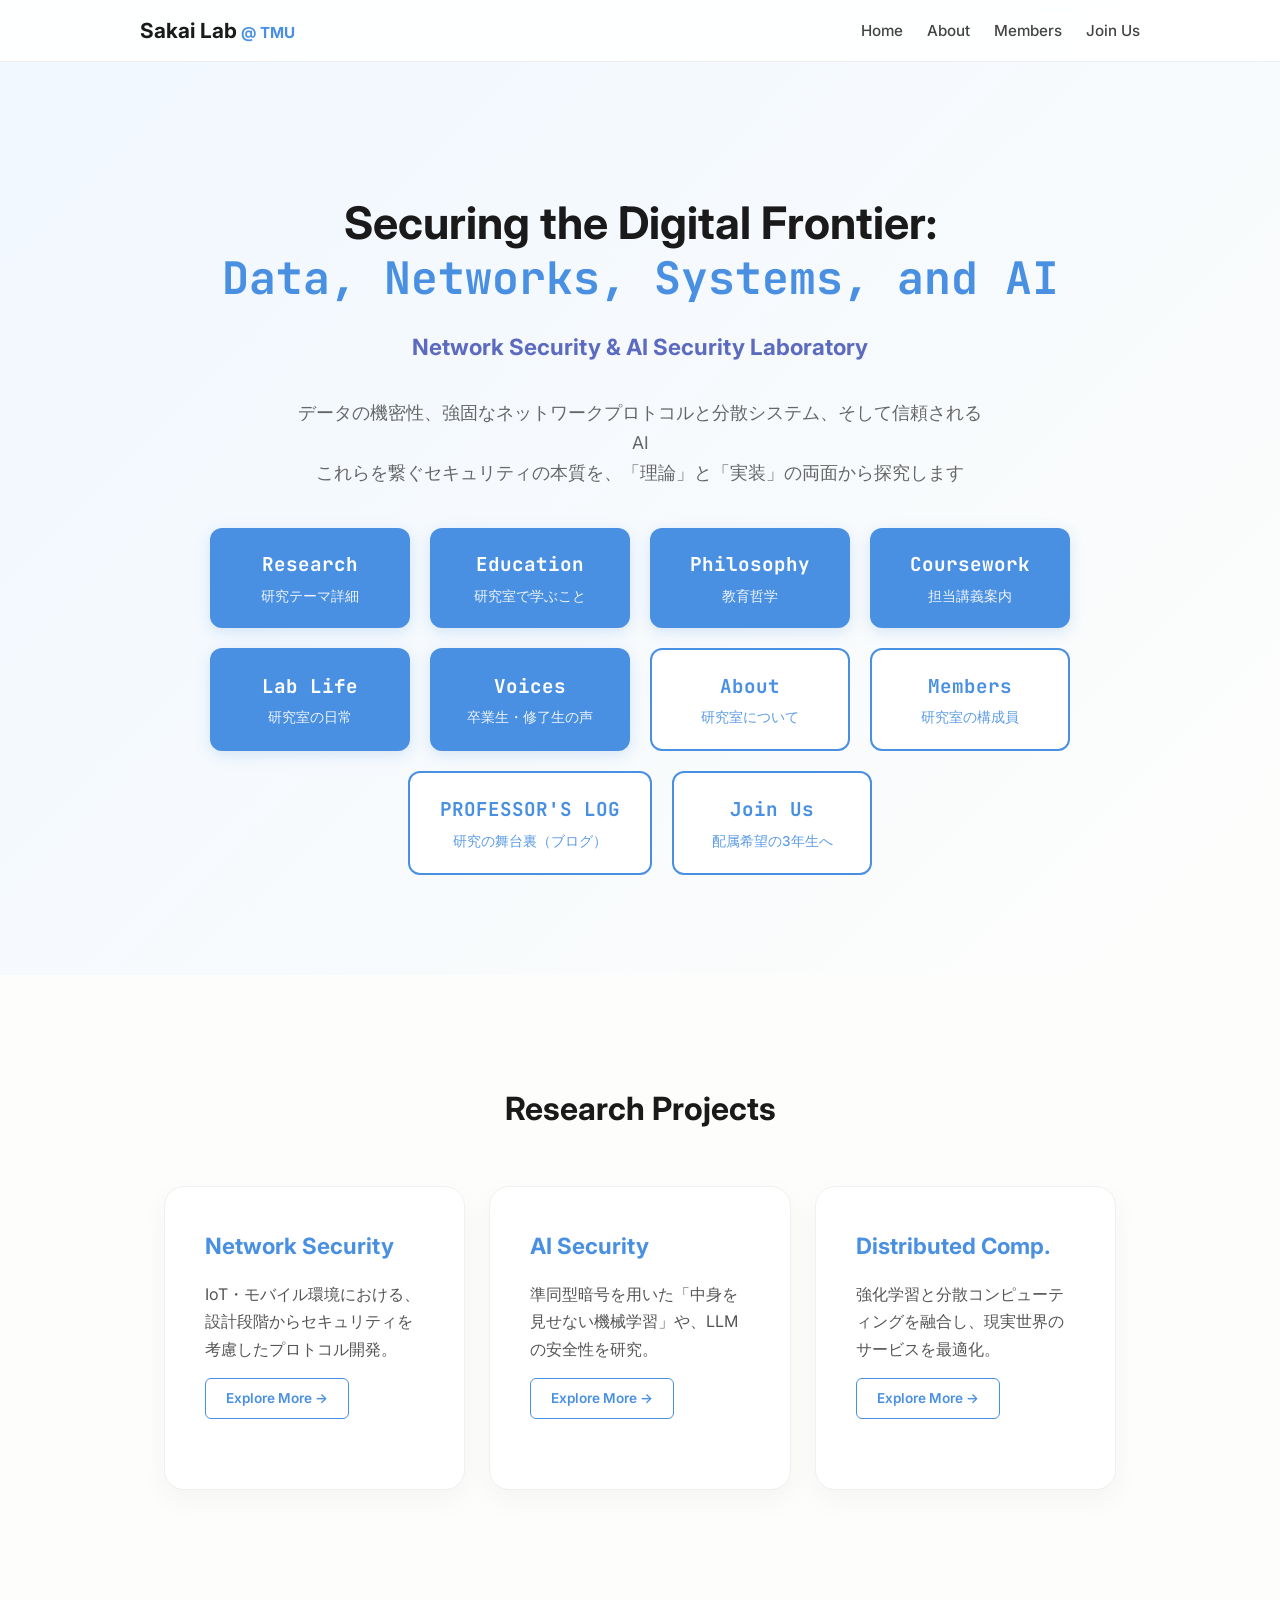
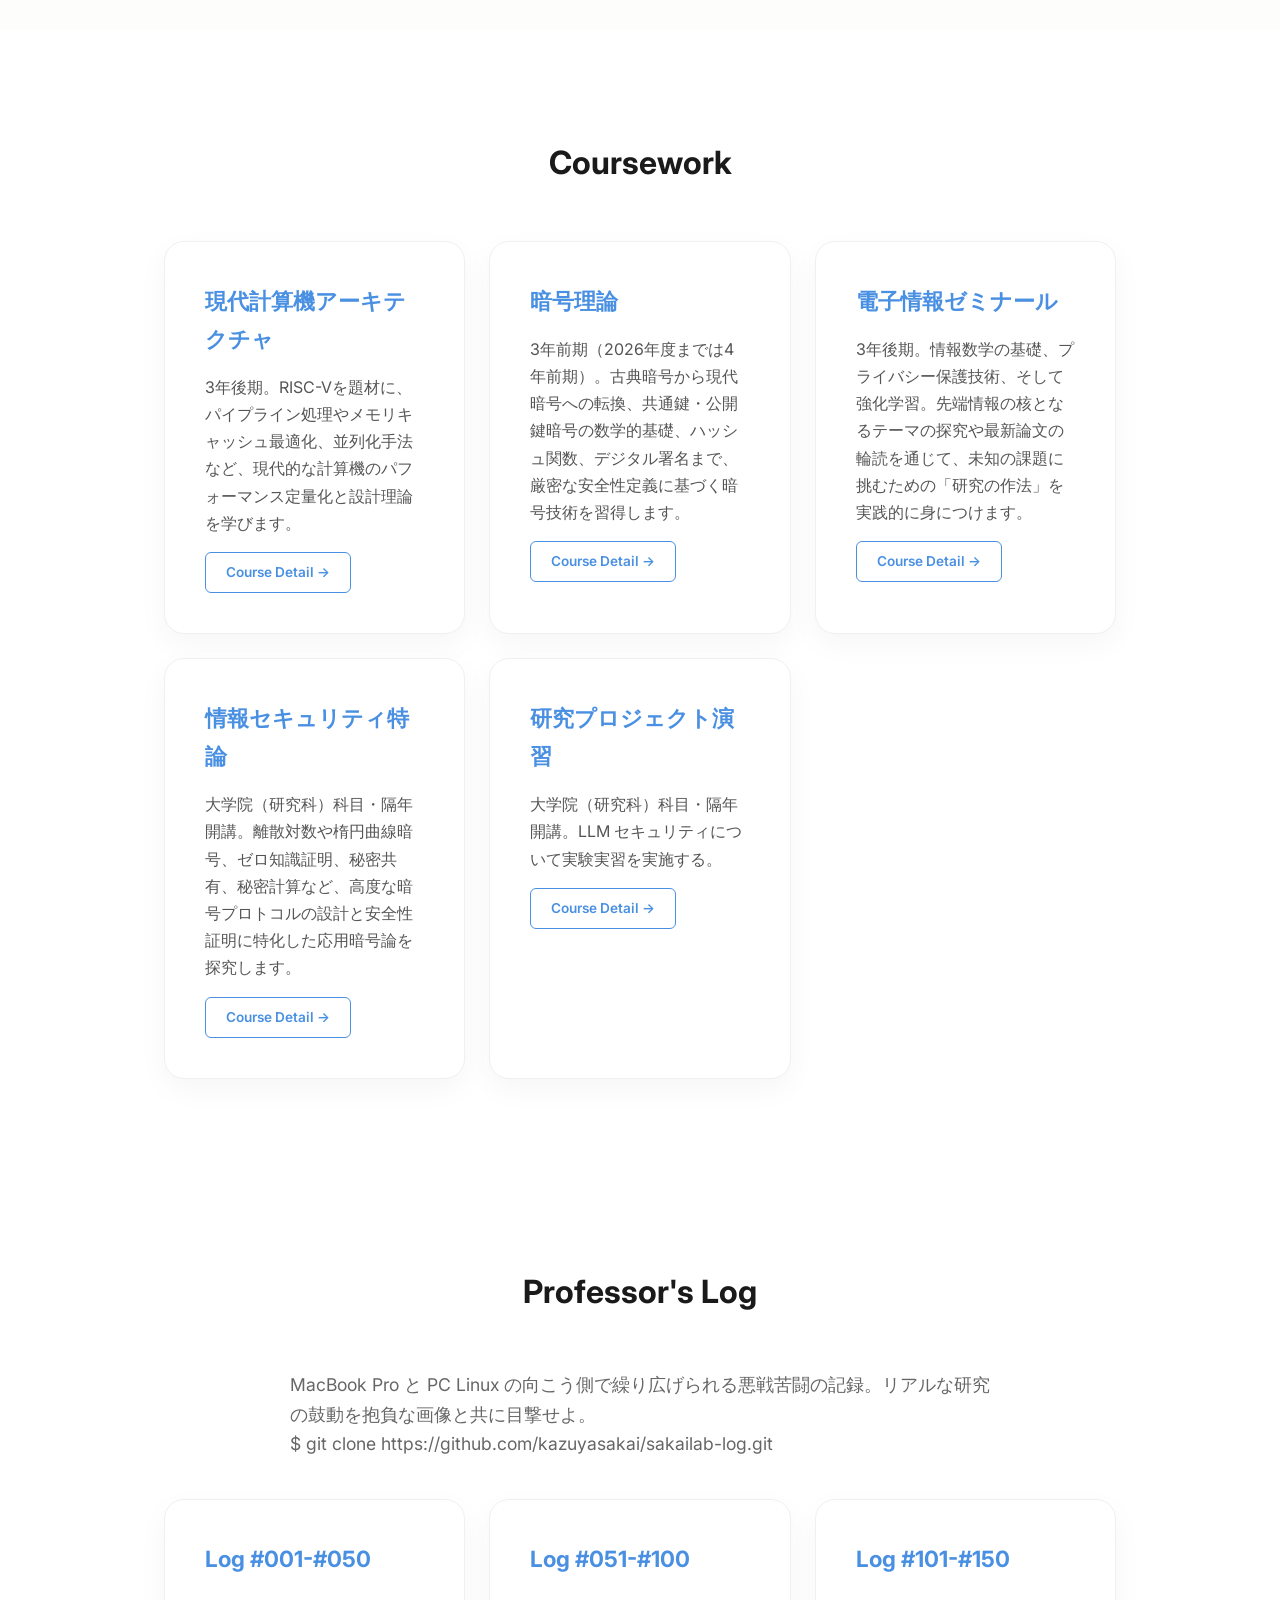
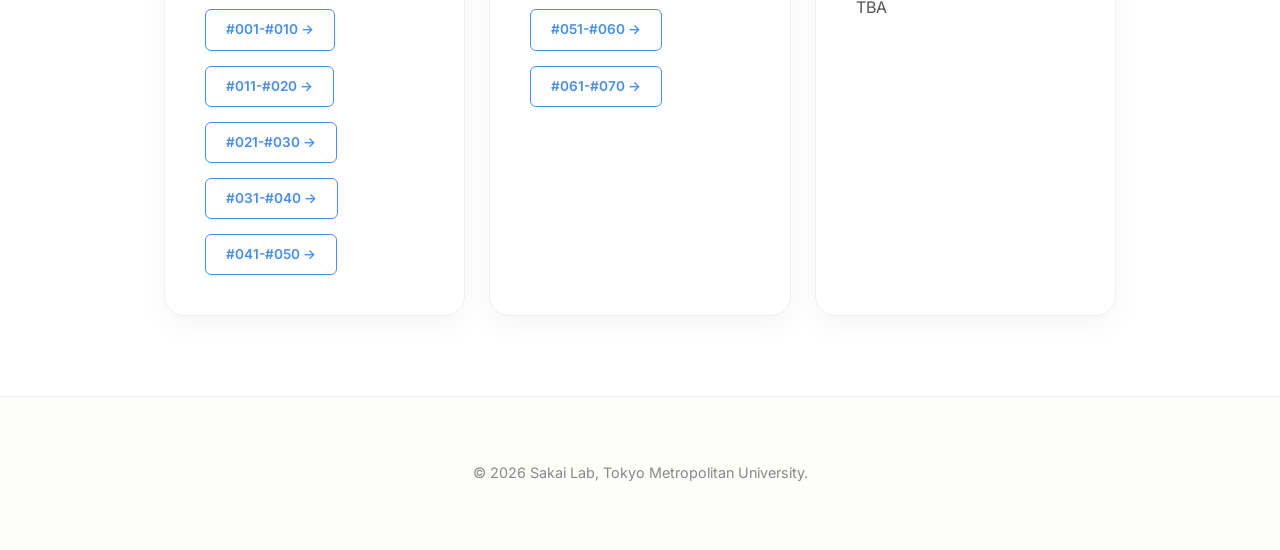
<file: index.html>
<!DOCTYPE html>
<html lang="ja">
<head>
    <meta charset="UTF-8">
    <meta name="viewport" content="width=device-width, initial-scale=1.0">
    <title>Sakai Lab | Tokyo Metropolitan University</title>
    <link href="https://fonts.googleapis.com/css2?family=Inter:wght@400;700&family=JetBrains+Mono&display=swap" rel="stylesheet">
    <link rel="stylesheet" href="style.css">
	<style>
		/* 研究紹介リンクをボタン化 */
		.research-btn {
		    display: inline-block;
		    margin-top: 15px;
		    padding: 8px 20px;
		    color: var(--accent); /* 既存のアクセントカラーを使用 */
		    text-decoration: none;
		    font-weight: 600;
		    font-size: 0.85rem;
		    border: 1.5px solid var(--accent);
		    border-radius: 6px;
		    transition: all 0.2s ease;
		}
		
		/* ホバー時に色を反転 */
		.research-btn:hover {
		    background-color: var(--accent);
		    color: #ffffff;
		    transform: translateY(-2px); /* 軽い浮き上がり */
		}
		
		/* 親要素（Research Areaの各項目）への微調整 */
		#research div {
		    margin-bottom: 30px; /* 項目間の余白 */
		}
	</style>
</head>
<body>
    <header>
         <nav>
            <div class="logo">Sakai Lab<span> @ TMU</span></div>
			<ul>
	            <li><a href="index.html">Home</a></li>
	            <li><a href="about.html">About</a></li>
	            <li><a href="members.html">Members</a></li>
	            <li><a href="joinus.html">Join Us</a></li>
			</ul>
        </nav>
    </header>

    <section class="hero">
        <div class="container">
            <h1>Securing the Digital Frontier:<br>
            <span class="highlight">Data, Networks, Systems, and AI</span>
            </h1>
            <p class="subtitle">Network Security &amp; AI Security Laboratory</p>
            <p class="description">
                データの機密性、強固なネットワークプロトコルと分散システム、そして信頼されるAI<br>
                これらを繋ぐセキュリティの本質を、「理論」と「実装」の両面から探究します
            </p>
            <div class="cta-buttons">
			    <a href="#research" class="btn primary">
			        <span class="en">Research</span>
			        <span class="jp">研究テーマ詳細</span>
			    </a>
			    <a href="education.html" class="btn primary">
			        <span class="en">Education</span>
			        <span class="jp">研究室で学ぶこと</span>
			    </a>
			    <a href="philosophy.html" class="btn primary">
			        <span class="en">Philosophy</span>
			        <span class="jp">教育哲学</span>
			    </a>
			
			    <a href="#coursework" class="btn primary">
			        <span class="en">Coursework</span>
			        <span class="jp">担当講義案内</span>
			    </a>
			    <a href="life.html" class="btn primary">
			        <span class="en">Lab Life</span>
			        <span class="jp">研究室の日常</span>
			    </a>
			    <a href="voices.html" class="btn primary">
			        <span class="en">Voices</span>
			        <span class="jp">卒業生・修了生の声</span>
			    </a>
			
			    <a href="about.html" class="btn secondary">
			        <span class="en">About</span>
			        <span class="jp">研究室について</span>
			    </a>
			    <a href="members.html" class="btn secondary">
			        <span class="en">Members</span>
			        <span class="jp">研究室の構成員</span>
			    </a>
				<a href="#logs" class="btn secondary">
			        <span class="en">PROFESSOR'S LOG</span>
			        <span class="jp">研究の舞台裏（ブログ）</span>
			    </a>
			    <a href="joinus.html" class="btn secondary">
			        <span class="en">Join Us</span>
			        <span class="jp">配属希望の3年生へ</span>
			    </a>
			</div>
        </div>
    </section>

<section id="research" class="features">
        <div class="container">
            <h2>Research Projects</h2>
            <div class="grid">
                <div class="card">
                    <div class="card-content">
                        <h3>Network Security</h3>
                        <p>IoT・モバイル環境における、設計段階からセキュリティを考慮したプロトコル開発。</p>
                        <a href="network.html" class="research-btn">Explore More →</a>
                    </div>
                </div>

                <div class="card">
                    <div class="card-content">
                        <h3>AI Security</h3>
                        <p>準同型暗号を用いた「中身を見せない機械学習」や、LLMの安全性を研究。</p>
                        <a href="ai.html" class="research-btn">Explore More →</a>
                    </div>
                </div>

                <div class="card">
                    <div class="card-content">
                        <h3>Distributed Comp.</h3>
                        <p>強化学習と分散コンピューティングを融合し、現実世界のサービスを最適化。</p>
                        <a href="distributed.html" class="research-btn">Explore More →</a>
                    </div>
                </div>
            </div>
        </div>
    </section>
	
	<section id="coursework" class="features" style="background-color: #ffffff;">
        <div class="container">
            <h2>Coursework</h2>
            <div class="grid">
                <div class="card">
                    <div class="card-content">
                        <h3>現代計算機アーキテクチャ</h3>
                        <p>3年後期。RISC-Vを題材に、パイプライン処理やメモリキャッシュ最適化、並列化手法など、現代的な計算機のパフォーマンス定量化と設計理論を学びます。</p>
                        <a href="architecture.html" class="research-btn">Course Detail →</a>
                    </div>
                </div>

                <div class="card">
                    <div class="card-content">
                        <h3>暗号理論</h3>
                        <p>3年前期（2026年度までは4年前期）。古典暗号から現代暗号への転換、共通鍵・公開鍵暗号の数学的基礎、ハッシュ関数、デジタル署名まで、厳密な安全性定義に基づく暗号技術を習得します。</p>
                        <a href="cryptography.html" class="research-btn">Course Detail →</a>
                    </div>
                </div>

                <div class="card">
                    <div class="card-content">
                        <h3>電子情報ゼミナール</h3>
                        <p>3年後期。情報数学の基礎、プライバシー保護技術、そして強化学習。先端情報の核となるテーマの探究や最新論文の輪読を通じて、未知の課題に挑むための「研究の作法」を実践的に身につけます。</p>
                        <a href="seminar.html" class="research-btn">Course Detail →</a>
                    </div>
                </div>
				
				<div class="card">
                    <div class="card-content">
                        <h3>情報セキュリティ特論</h3>
                        <p>大学院（研究科）科目・隔年開講。離散対数や楕円曲線暗号、ゼロ知識証明、秘密共有、秘密計算など、高度な暗号プロトコルの設計と安全性証明に特化した応用暗号論を探究します。</p>
                        <a href="adv-security.html" class="research-btn">Course Detail →</a>
                    </div>
                </div>
				
				<div class="card">
                    <div class="card-content">
                        <h3>研究プロジェクト演習</h3>
                        <p>大学院（研究科）科目・隔年開講。LLM セキュリティについて実験実習を実施する。</p>
                        <a href="grad_project.html" class="research-btn">Course Detail →</a>
                    </div>
                </div>
            </div>
        </div>
    </section>
	
	<section id="logs" class="features" style="background-color: #ffffff;">
		<div class="container">
			<h2>Professor's Log</h2>
			<p class="description">MacBook Pro と PC Linux の向こう側で繰り広げられる悪戦苦闘の記録。リアルな研究の鼓動を抱負な画像と共に目撃せよ。<br>
			$ git clone https://github.com/kazuyasakai/sakailab-log.git</p>
            <div class="grid">
				<div class="card">
					<div class="card-content">
						<h3>Log #001-#050</h3>
						<a href="logs/logs_001_010.html" class="research-btn">#001-#010 →</a>
						<a href="logs/logs_011_020.html" class="research-btn">#011-#020 →</a>
						<a href="logs/logs_021_030.html" class="research-btn">#021-#030 →</a>
						<a href="logs/logs_031_040.html" class="research-btn">#031-#040 →</a>
						<a href="logs/logs_041_050.html" class="research-btn">#041-#050 →</a>
					</div>
				</div>
				<div class="card">
					<div class="card-content">
						<h3>Log #051-#100</h3>
						<a href="logs/logs_051_060.html" class="research-btn">#051-#060 →</a>
						<a href="logs/logs_061_070.html" class="research-btn">#061-#070 →</a>
					</div>
				</div>
				<div class="card">
					<div class="card-content">
						<h3>Log #101-#150</h3>
						<p>TBA</p>
					</div>
				</div>
			</div>
		</div>
	</section>

    <footer>
        <p>&copy; 2026 Sakai Lab, Tokyo Metropolitan University.</p>
    </footer>
</body>
</html>
</file>
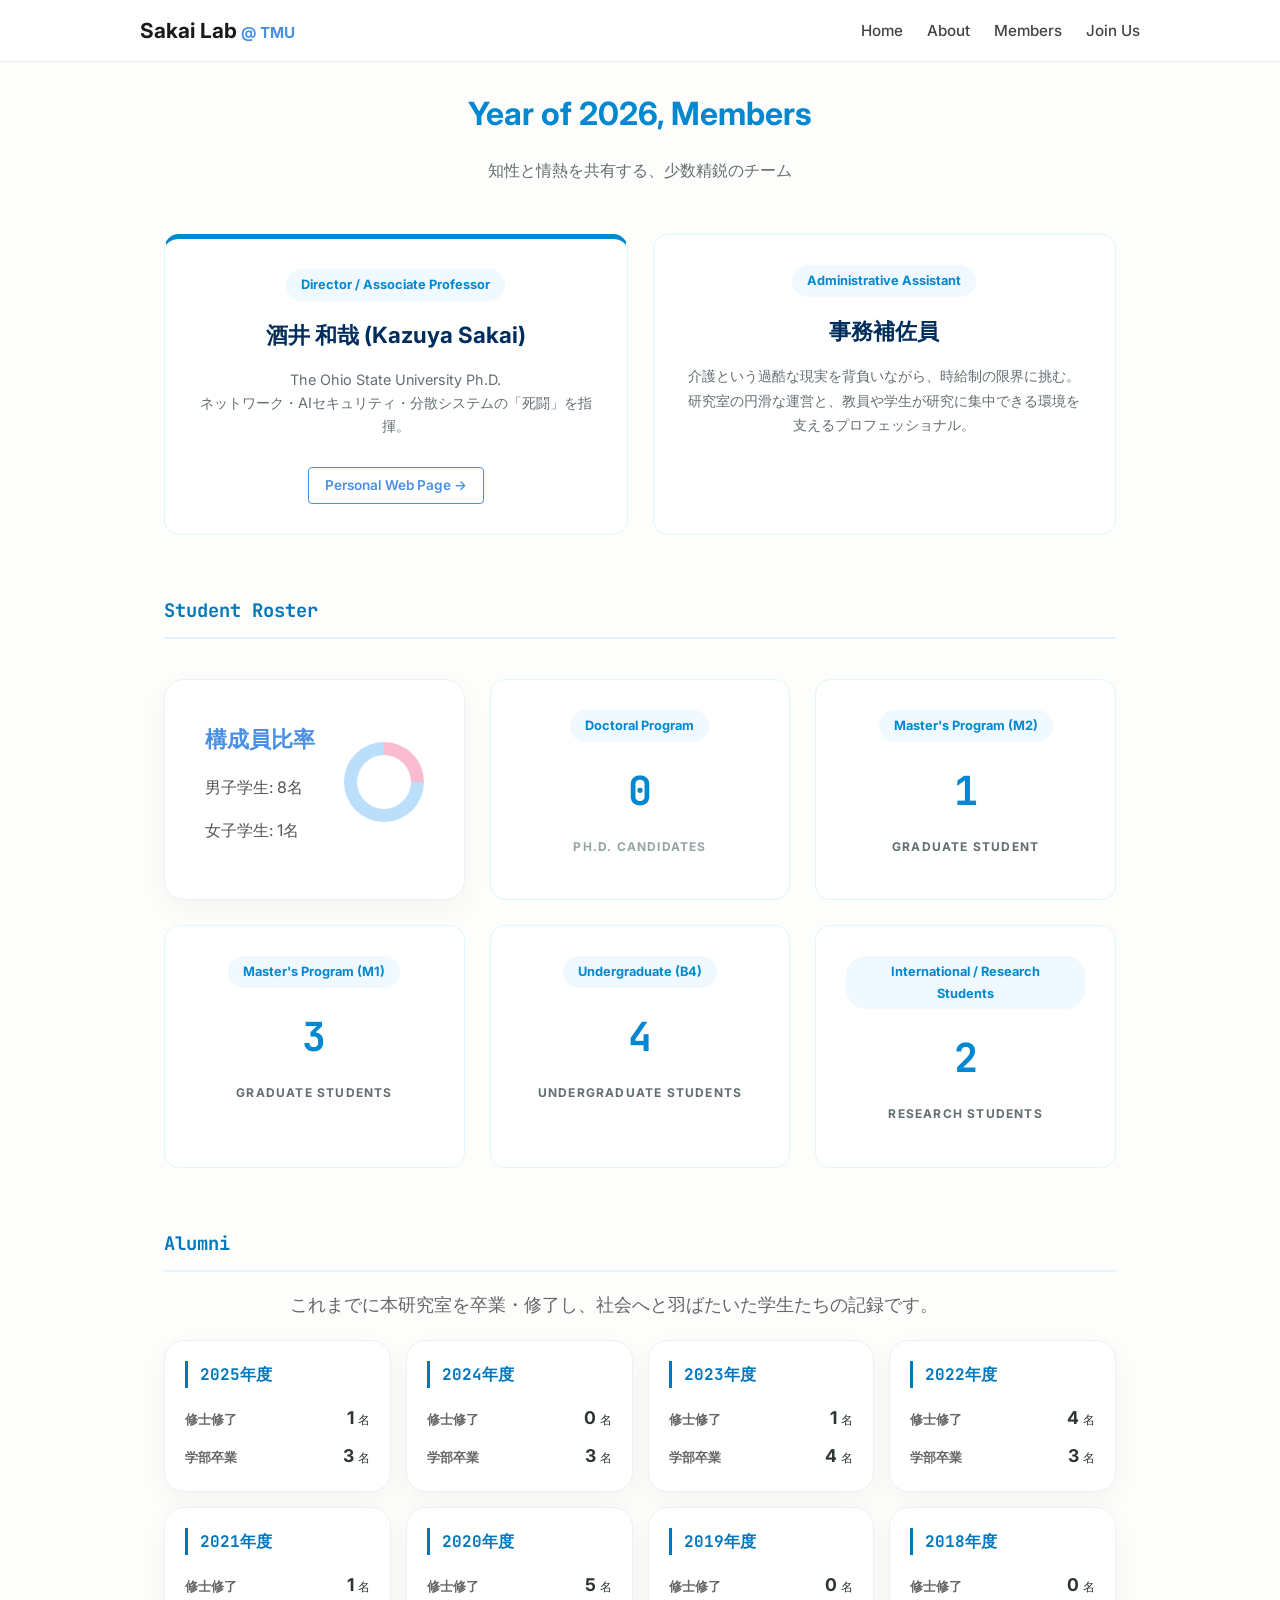
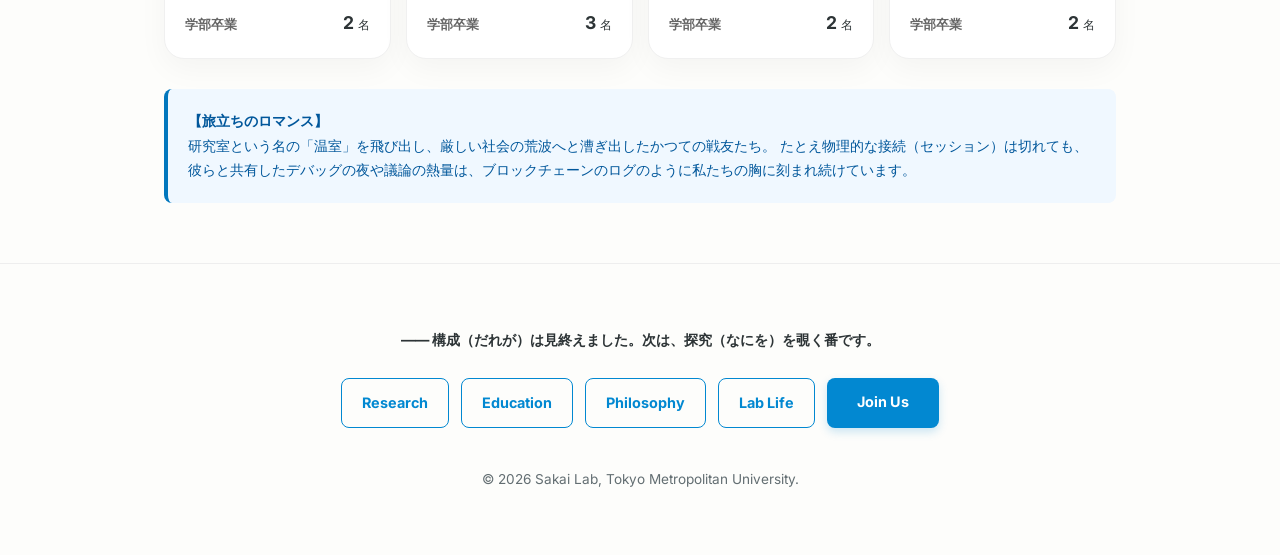
<file: members.html>
<!DOCTYPE html>
<html lang="ja">
<head>
    <meta charset="UTF-8">
    <meta name="viewport" content="width=device-width, initial-scale=1.0">
    <title>Members | Sakai Lab</title>
    <link href="https://fonts.googleapis.com/css2?family=Inter:wght@400;700&family=JetBrains+Mono&display=swap" rel="stylesheet">
    <link rel="stylesheet" href="style.css">
    <style>
        .member-grid {
            display: grid;
            grid-template-columns: repeat(auto-fit, minmax(280px, 1fr));
            gap: 25px;
            margin-top: 40px;
        }
        .member-card {
            background: #fff;
            border: 1px solid #e1f5fe;
            border-radius: 15px;
            padding: 30px;
            text-align: center;
            transition: transform 0.3s ease;
        }
        .member-card:hover {
            transform: translateY(-5px);
            box-shadow: 0 10px 20px rgba(2, 136, 209, 0.05);
        }
        .role-badge {
            display: inline-block;
            padding: 5px 15px;
            background: #f0f9ff;
            color: #0288d1;
            border-radius: 20px;
            font-size: 0.8rem;
            font-weight: bold;
            margin-bottom: 15px;
        }
        .member-name {
            font-size: 1.4rem;
            color: #002d5b;
            font-weight: bold;
            margin-bottom: 10px;
        }
        .member-count {
            font-size: 2.5rem;
            font-weight: bold;
            color: #0288d1;
            font-family: 'JetBrains Mono', monospace;
        }
		
		/* 円グラフのベース（男子の色：淡い青） */
		.ratio-circle {
		    width: 80px;
		    height: 80px;
		    border-radius: 50%;
		    /* 女子の色（淡い赤）を --percentage の分だけ描画し、残りを男子の色に */
		    background: conic-gradient(
		        #f8bbd0 0% var(--percentage), 
		        #bbdefb var(--percentage) 100%
		    );
		    display: flex;
		    align-items: center;
		    justify-content: center;
		    position: relative;
		}
		
		/* ::before で真ん中を白く抜く（ドーナツ状にする） */
		.ratio-circle::before {
		    content: "";
		    position: absolute;
		    width: 54px;
		    height: 54px;
		    background-color: #ffffff; /* 背景色に合わせて変更してください */
		    border-radius: 50%;
		    z-index: 1;
		}
		
		/* 中央のテキストを最前面に表示 */
		.ratio-text {
		    position: relative;
		    z-index: 2;
		    font-size: 0.85rem;
		    font-weight: 800;
		    color: #2d3436;
		    font-family: var(--font-mono);
		}
		
		/* 既存のレイアウトを維持しつつ、ボタンを配置 */
		.personal-web-btn {
		    display: inline-block;
		    margin-top: 15px;
		    padding: 6px 16px;
		    color: var(--accent); /* 変数 --accent（ティール）を使用 */
		    text-decoration: none;
		    font-weight: 600;
		    font-size: 0.85rem;
		    border: 1.5px solid var(--accent);
		    border-radius: 4px;
		    transition: all 0.2s ease;
		}
		
		.personal-web-btn:hover {
		    background-color: var(--accent);
		    color: #ffffff;
		    box-shadow: 0 2px 8px rgba(0, 137, 123, 0.2);
		}
    </style>
</head>
<body>
    <header>
         <nav>
            <a href="index.html" class="logo">Sakai Lab<span> @ TMU</span></a>
			<ul>
	            <li><a href="index.html">Home</a></li>
	            <li><a href="about.html">About</a></li>
	            <li><a href="members.html">Members</a></li>
	            <li><a href="joinus.html">Join Us</a></li>
			</ul>
        </nav>
    </header>

    <main class="container" style="padding-top: 60px;">
        <h2 style="text-align: center; color: #0288d1; margin-bottom: 10px;">Year of 2026, Members</h2>
        <p style="text-align: center; color: #636e72; margin-bottom: 50px;">知性と情熱を共有する、少数精鋭のチーム</p>

        <div class="member-grid">
            <div class="member-card" style="border-top: 5px solid #0288d1;">
                <span class="role-badge">Director / Associate Professor</span>
                <div class="member-name">酒井 和哉 (Kazuya Sakai)</div>
                <p style="font-size: 0.9rem; color: #636e72; line-height: 1.6;">
                    The Ohio State University Ph.D.<br>
                    ネットワーク・AIセキュリティ・分散システムの「死闘」を指揮。
                </p>
				<a href="https://kazuyasakai.fpark.tmu.ac.jp/" target="_blank" rel="noopener noreferrer" class="personal-web-btn">
					Personal Web Page →
				</a>
            </div>
            <div class="member-card">
                <span class="role-badge">Administrative Assistant</span>
                <div class="member-name">事務補佐員</div>
                <p style="font-size: 0.9rem; color: #636e72;">介護という過酷な現実を背負いながら、時給制の限界に挑む。研究室の円滑な運営と、教員や学生が研究に集中できる環境を支えるプロフェッショナル。</p>
            </div>
        </div>

        <h3 style="margin-top: 60px; color: #0277bd; border-bottom: 2px solid #e1f5fe; padding-bottom: 10px; font-family: 'JetBrains Mono', monospace;">
            Student Roster
        </h3>
        <div class="member-grid">
			<div class="card student-roster">
			    <div style="display: flex; justify-content: space-between; align-items: center;">
			        <div>
			            <h3>構成員比率</h3>
						<p>男子学生: 8名</p>
			            <p>女子学生: 1名</p>
			        </div>
			        <div class="ratio-circle" style="--percentage: 25%;"></div>
			    </div>
			</div>
            <div class="member-card">
                <span class="role-badge">Doctoral Program</span>
                <div class="member-count">0</div>
                <p style="color: #95a5a6; font-size: 0.75rem; font-weight: bold; letter-spacing: 0.1em;">PH.D. CANDIDATES</p>
            </div>
            <div class="member-card">
                <span class="role-badge">Master's Program (M2)</span>
                <div class="member-count">1</div>
                <p style="color: #636e72; font-size: 0.75rem; font-weight: bold; letter-spacing: 0.1em;">GRADUATE STUDENT</p>
            </div>
            <div class="member-card">
                <span class="role-badge">Master's Program (M1)</span>
                <div class="member-count">3</div>
                <p style="color: #636e72; font-size: 0.75rem; font-weight: bold; letter-spacing: 0.1em;">GRADUATE STUDENTS</p>
            </div>
            <div class="member-card">
                <span class="role-badge">Undergraduate (B4)</span>
                <div class="member-count">4</div>
                <p style="color: #636e72; font-size: 0.75rem; font-weight: bold; letter-spacing: 0.1em;">UNDERGRADUATE STUDENTS</p>
            </div>
            <div class="member-card">
                <span class="role-badge">International / Research Students</span>
                <div class="member-count">2</div>
                <p style="color: #636e72; font-size: 0.75rem; font-weight: bold; letter-spacing: 0.1em;">RESEARCH STUDENTS</p>
            </div>
        </div>
		
		
		<div class="alumni-section">
		    <h3 style="margin-top: 60px; color: #0277bd; border-bottom: 2px solid #e1f5fe; padding-bottom: 10px; font-family: 'JetBrains Mono', monospace;">
		        Alumni
		    </h3>
		    
		    <p class="description" style="margin-bottom: 20px;">
		        これまでに本研究室を卒業・修了し、社会へと羽ばたいた学生たちの記録です。
		    </p>
		
		    <div style="display: flex; flex-wrap: wrap; gap: 15px; margin-bottom: 20px;">
		        
				 <div class="card" style="flex: 1 1 calc(25% - 15px); min-width: 200px; padding: 20px; box-sizing: border-box;">
		            <h4 style="color: #0277bd; margin-top: 0; font-family: 'JetBrains Mono', monospace; border-left: 3px solid #0277bd; padding-left: 12px; font-size: 1rem; margin-bottom: 15px;">
		                2025年度
		            </h4>
		            <div style="display: flex; flex-direction: column; gap: 8px;">
		                <div style="display: flex; justify-content: space-between; align-items: baseline;">
		                    <span style="font-weight: bold; color: #666; font-size: 0.8rem;">修士修了</span>
		                    <span style="font-size: 1.1rem; font-weight: 700; color: #2d3436;">1 <small style="font-size: 0.75rem; font-weight: normal;">名</small></span>
		                </div>
		                <div style="display: flex; justify-content: space-between; align-items: baseline;">
		                    <span style="font-weight: bold; color: #666; font-size: 0.8rem;">学部卒業</span>
		                    <span style="font-size: 1.1rem; font-weight: 700; color: #2d3436;">3 <small style="font-size: 0.75rem; font-weight: normal;">名</small></span>
		                </div>
		            </div>
		        </div>
				
		        <div class="card" style="flex: 1 1 calc(25% - 15px); min-width: 200px; padding: 20px; box-sizing: border-box;">
		            <h4 style="color: #0277bd; margin-top: 0; font-family: 'JetBrains Mono', monospace; border-left: 3px solid #0277bd; padding-left: 12px; font-size: 1rem; margin-bottom: 15px;">
		                2024年度
		            </h4>
		            <div style="display: flex; flex-direction: column; gap: 8px;">
		                <div style="display: flex; justify-content: space-between; align-items: baseline;">
		                    <span style="font-weight: bold; color: #666; font-size: 0.8rem;">修士修了</span>
		                    <span style="font-size: 1.1rem; font-weight: 700; color: #2d3436;">0 <small style="font-size: 0.75rem; font-weight: normal;">名</small></span>
		                </div>
		                <div style="display: flex; justify-content: space-between; align-items: baseline;">
		                    <span style="font-weight: bold; color: #666; font-size: 0.8rem;">学部卒業</span>
		                    <span style="font-size: 1.1rem; font-weight: 700; color: #2d3436;">3 <small style="font-size: 0.75rem; font-weight: normal;">名</small></span>
		                </div>
		            </div>
		        </div>
		
		        <div class="card" style="flex: 1 1 calc(25% - 15px); min-width: 200px; padding: 20px; box-sizing: border-box;">
		            <h4 style="color: #0277bd; margin-top: 0; font-family: 'JetBrains Mono', monospace; border-left: 3px solid #0277bd; padding-left: 12px; font-size: 1rem; margin-bottom: 15px;">
		                2023年度
		            </h4>
		            <div style="display: flex; flex-direction: column; gap: 8px;">
		                <div style="display: flex; justify-content: space-between; align-items: baseline;">
		                    <span style="font-weight: bold; color: #666; font-size: 0.8rem;">修士修了</span>
		                    <span style="font-size: 1.1rem; font-weight: 700; color: #2d3436;">1 <small style="font-size: 0.75rem; font-weight: normal;">名</small></span>
		                </div>
		                <div style="display: flex; justify-content: space-between; align-items: baseline;">
		                    <span style="font-weight: bold; color: #666; font-size: 0.8rem;">学部卒業</span>
		                    <span style="font-size: 1.1rem; font-weight: 700; color: #2d3436;">4 <small style="font-size: 0.75rem; font-weight: normal;">名</small></span>
		                </div>
		            </div>
		        </div>
		
				<div class="card" style="flex: 1 1 calc(25% - 15px); min-width: 200px; padding: 20px; box-sizing: border-box;">
		            <h4 style="color: #0277bd; margin-top: 0; font-family: 'JetBrains Mono', monospace; border-left: 3px solid #0277bd; padding-left: 12px; font-size: 1rem; margin-bottom: 15px;">
		                2022年度
		            </h4>
		            <div style="display: flex; flex-direction: column; gap: 8px;">
		                <div style="display: flex; justify-content: space-between; align-items: baseline;">
		                    <span style="font-weight: bold; color: #666; font-size: 0.8rem;">修士修了</span>
		                    <span style="font-size: 1.1rem; font-weight: 700; color: #2d3436;">4 <small style="font-size: 0.75rem; font-weight: normal;">名</small></span>
		                </div>
		                <div style="display: flex; justify-content: space-between; align-items: baseline;">
		                    <span style="font-weight: bold; color: #666; font-size: 0.8rem;">学部卒業</span>
		                    <span style="font-size: 1.1rem; font-weight: 700; color: #2d3436;">3 <small style="font-size: 0.75rem; font-weight: normal;">名</small></span>
		                </div>
		            </div>
		        </div>
				
				
				 <div class="card" style="flex: 1 1 calc(25% - 15px); min-width: 200px; padding: 20px; box-sizing: border-box;">
		            <h4 style="color: #0277bd; margin-top: 0; font-family: 'JetBrains Mono', monospace; border-left: 3px solid #0277bd; padding-left: 12px; font-size: 1rem; margin-bottom: 15px;">
		                2021年度
		            </h4>
		            <div style="display: flex; flex-direction: column; gap: 8px;">
		                <div style="display: flex; justify-content: space-between; align-items: baseline;">
		                    <span style="font-weight: bold; color: #666; font-size: 0.8rem;">修士修了</span>
		                    <span style="font-size: 1.1rem; font-weight: 700; color: #2d3436;">1 <small style="font-size: 0.75rem; font-weight: normal;">名</small></span>
		                </div>
		                <div style="display: flex; justify-content: space-between; align-items: baseline;">
		                    <span style="font-weight: bold; color: #666; font-size: 0.8rem;">学部卒業</span>
		                    <span style="font-size: 1.1rem; font-weight: 700; color: #2d3436;">2 <small style="font-size: 0.75rem; font-weight: normal;">名</small></span>
		                </div>
		            </div>
		        </div>
				
		        <div class="card" style="flex: 1 1 calc(25% - 15px); min-width: 200px; padding: 20px; box-sizing: border-box;">
		            <h4 style="color: #0277bd; margin-top: 0; font-family: 'JetBrains Mono', monospace; border-left: 3px solid #0277bd; padding-left: 12px; font-size: 1rem; margin-bottom: 15px;">
		                2020年度
		            </h4>
		            <div style="display: flex; flex-direction: column; gap: 8px;">
		                <div style="display: flex; justify-content: space-between; align-items: baseline;">
		                    <span style="font-weight: bold; color: #666; font-size: 0.8rem;">修士修了</span>
		                    <span style="font-size: 1.1rem; font-weight: 700; color: #2d3436;">5 <small style="font-size: 0.75rem; font-weight: normal;">名</small></span>
		                </div>
		                <div style="display: flex; justify-content: space-between; align-items: baseline;">
		                    <span style="font-weight: bold; color: #666; font-size: 0.8rem;">学部卒業</span>
		                    <span style="font-size: 1.1rem; font-weight: 700; color: #2d3436;">3 <small style="font-size: 0.75rem; font-weight: normal;">名</small></span>
		                </div>
		            </div>
		        </div>
		
		        <div class="card" style="flex: 1 1 calc(25% - 15px); min-width: 200px; padding: 20px; box-sizing: border-box;">
		            <h4 style="color: #0277bd; margin-top: 0; font-family: 'JetBrains Mono', monospace; border-left: 3px solid #0277bd; padding-left: 12px; font-size: 1rem; margin-bottom: 15px;">
		                2019年度
		            </h4>
		            <div style="display: flex; flex-direction: column; gap: 8px;">
		                <div style="display: flex; justify-content: space-between; align-items: baseline;">
		                    <span style="font-weight: bold; color: #666; font-size: 0.8rem;">修士修了</span>
		                    <span style="font-size: 1.1rem; font-weight: 700; color: #2d3436;">0 <small style="font-size: 0.75rem; font-weight: normal;">名</small></span>
		                </div>
		                <div style="display: flex; justify-content: space-between; align-items: baseline;">
		                    <span style="font-weight: bold; color: #666; font-size: 0.8rem;">学部卒業</span>
		                    <span style="font-size: 1.1rem; font-weight: 700; color: #2d3436;">2 <small style="font-size: 0.75rem; font-weight: normal;">名</small></span>
		                </div>
		            </div>
		        </div>
		
				<div class="card" style="flex: 1 1 calc(25% - 15px); min-width: 200px; padding: 20px; box-sizing: border-box;">
		            <h4 style="color: #0277bd; margin-top: 0; font-family: 'JetBrains Mono', monospace; border-left: 3px solid #0277bd; padding-left: 12px; font-size: 1rem; margin-bottom: 15px;">
		                2018年度
		            </h4>
		            <div style="display: flex; flex-direction: column; gap: 8px;">
		                <div style="display: flex; justify-content: space-between; align-items: baseline;">
		                    <span style="font-weight: bold; color: #666; font-size: 0.8rem;">修士修了</span>
		                    <span style="font-size: 1.1rem; font-weight: 700; color: #2d3436;">0 <small style="font-size: 0.75rem; font-weight: normal;">名</small></span>
		                </div>
		                <div style="display: flex; justify-content: space-between; align-items: baseline;">
		                    <span style="font-weight: bold; color: #666; font-size: 0.8rem;">学部卒業</span>
		                    <span style="font-size: 1.1rem; font-weight: 700; color: #2d3436;">2 <small style="font-size: 0.75rem; font-weight: normal;">名</small></span>
		                </div>
		            </div>
		        </div>
				
		    </div>
		
		    <div class="alumni-message" style="background-color: #f0f8ff; border-left: 4px solid #0277bd; color: #01579b; margin-top: 30px; padding: 20px; border-radius: 8px; font-size: 0.9rem; line-height: 1.7;">
		        <p style="margin: 0;">
		            <strong>【旅立ちのロマンス】</strong><br>
		            研究室という名の「温室」を飛び出し、厳しい社会の荒波へと漕ぎ出したかつての戦友たち。
		            たとえ物理的な接続（セッション）は切れても、彼らと共有したデバッグの夜や議論の熱量は、ブロックチェーンのログのように私たちの胸に刻まれ続けています。
		        </p>
		    </div>
		</div>
		
	</main>

    <footer style="text-align: center; margin-top: 60px; padding-bottom: 50px; color: #636e72;">
        <p style="font-weight: bold; color: #2d3436; margin-bottom: 25px;">
            —— 構成（だれが）は見終えました。次は、探究（なにを）を覗く番です。
        </p>
        <div style="display: flex; justify-content: center; gap: 12px; flex-wrap: wrap; max-width: 900px; margin: 0 auto;">
			<a href="index.html#research" style="text-decoration: none; color: #0288d1; border: 1px solid #0288d1; padding: 12px 20px; border-radius: 8px; font-weight: bold; transition: all 0.2s;">Research</a>
            <a href="education.html" style="text-decoration: none; color: #0288d1; border: 1px solid #0288d1; padding: 12px 20px; border-radius: 8px; font-weight: bold; transition: all 0.2s;">Education</a>
            <a href="philosophy.html" style="text-decoration: none; color: #0288d1; border: 1px solid #0288d1; padding: 12px 20px; border-radius: 8px; font-weight: bold; transition: all 0.2s;">Philosophy</a>
            <a href="life.html" style="text-decoration: none; color: #0288d1; border: 1px solid #0288d1; padding: 12px 20px; border-radius: 8px; font-weight: bold; transition: all 0.2s;">Lab Life</a>
            <a href="joinus.html" style="text-decoration: none; color: #fff; background: #0288d1; padding: 12px 30px; border-radius: 8px; font-weight: bold; transition: all 0.2s; box-shadow: 0 4px 10px rgba(2, 136, 209, 0.2);">Join Us</a>
        </div>
        <p style="margin-top: 40px; font-size: 0.85rem;">&copy; 2026 Sakai Lab, Tokyo Metropolitan University.</p>
    </footer>
</body>
</html>
</file>
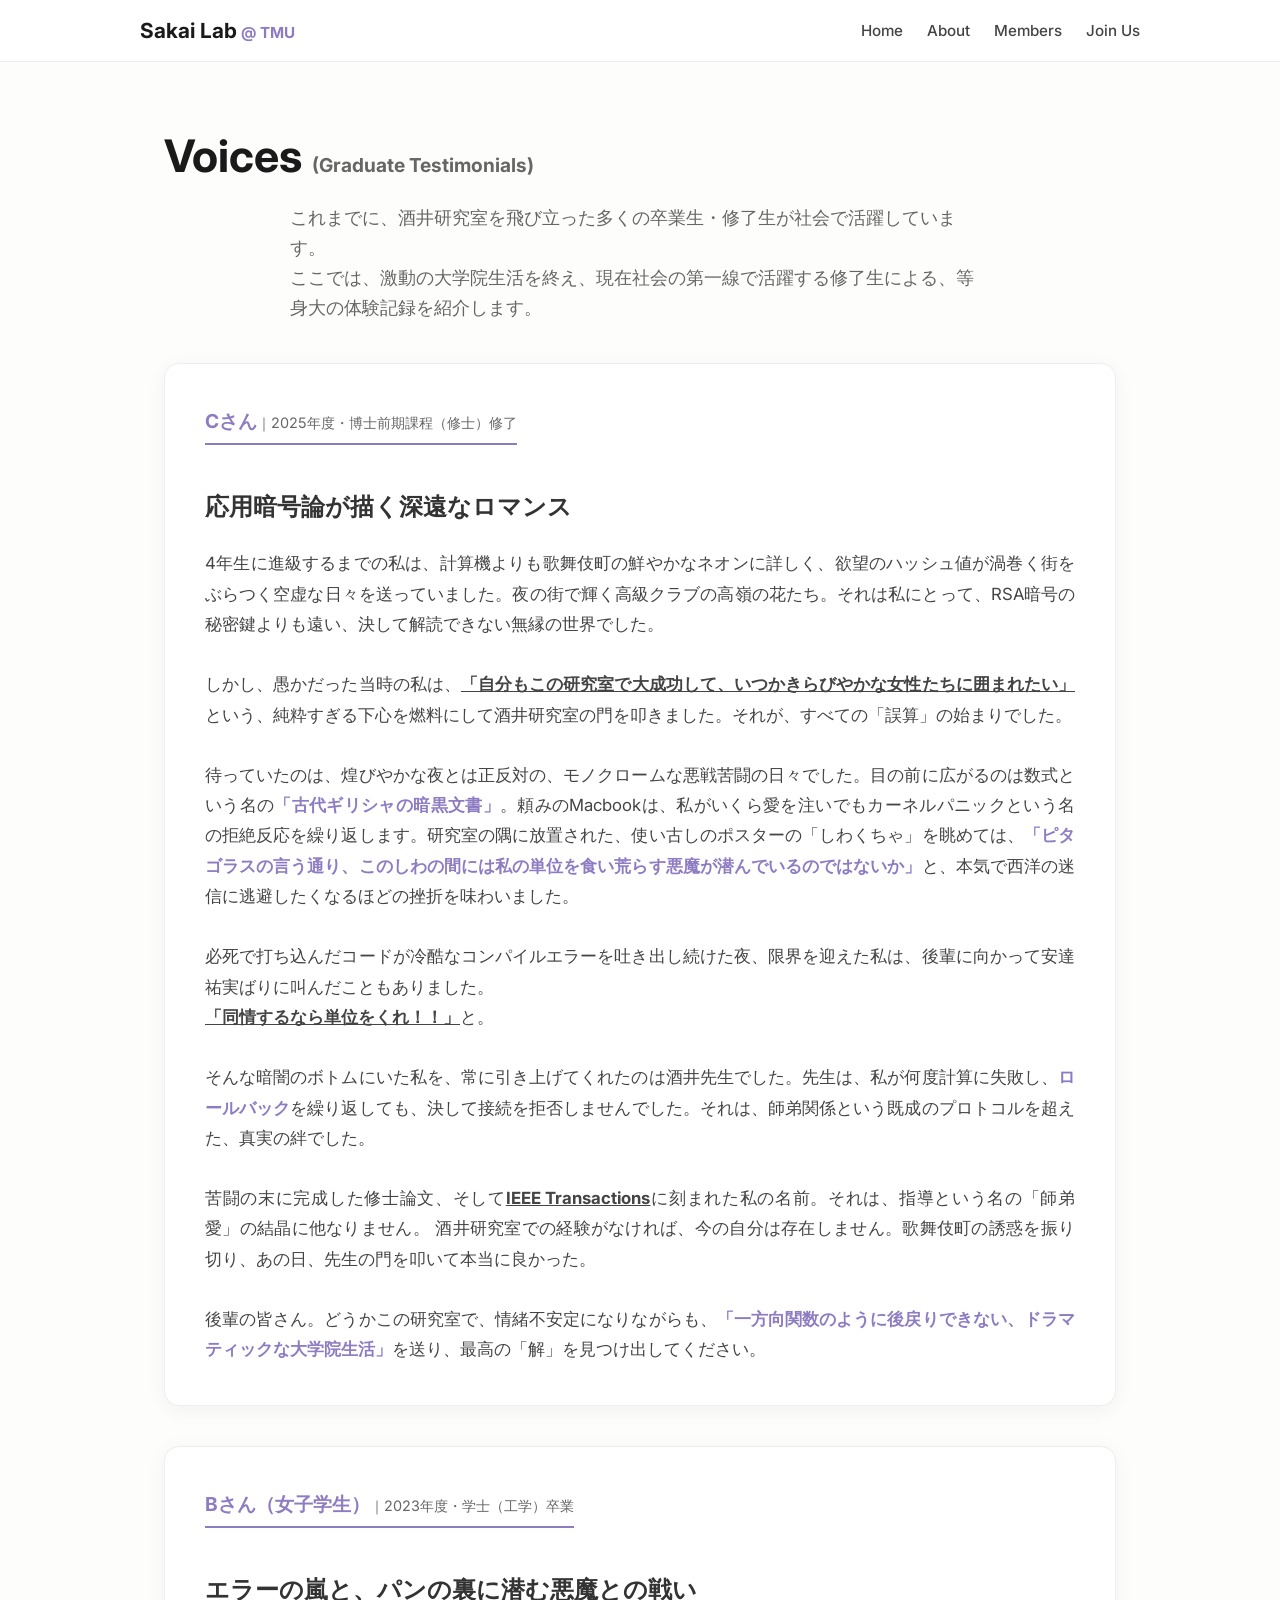
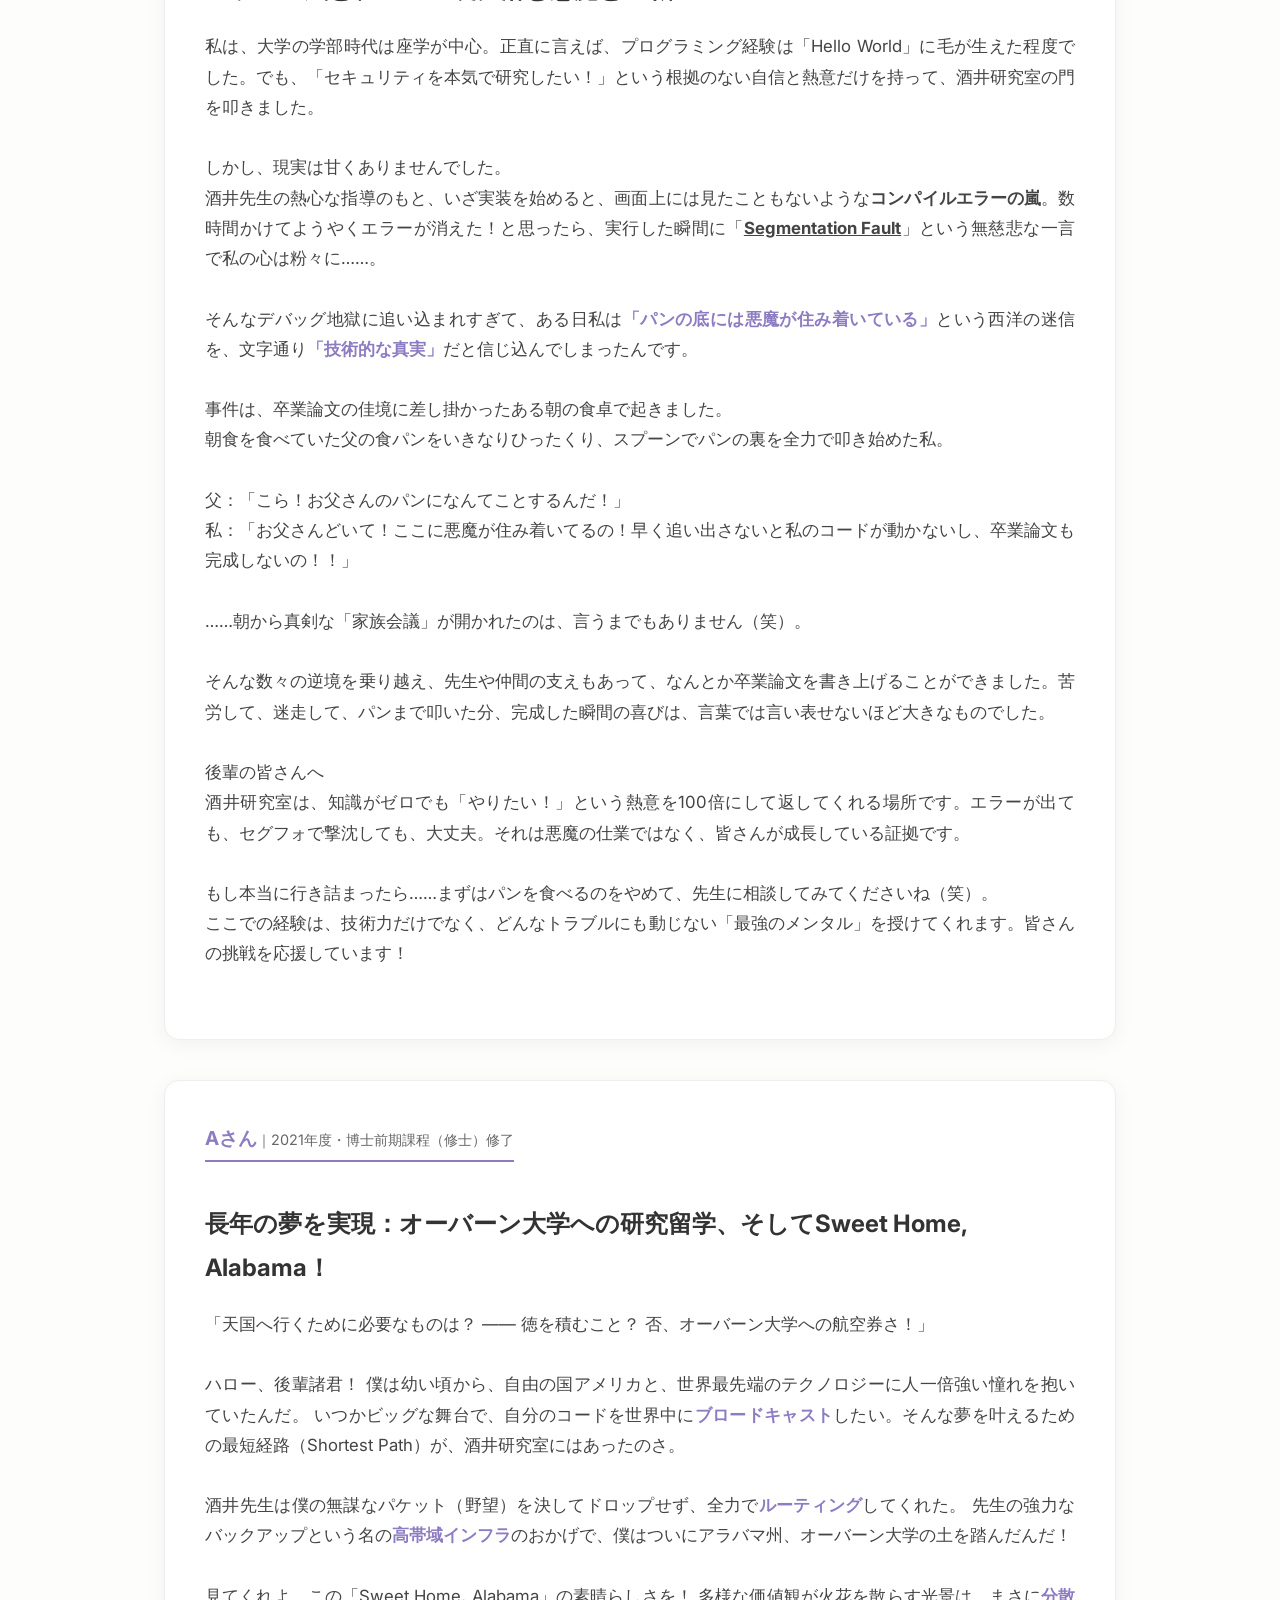
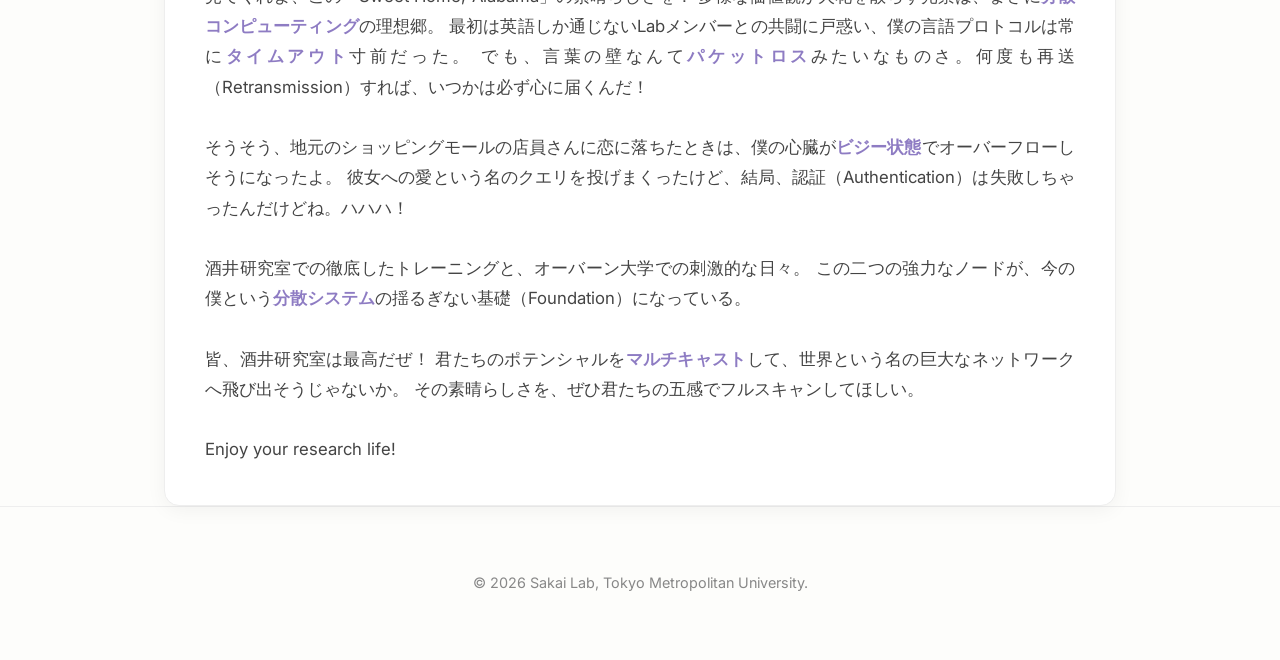
<file: voices.html>
<!DOCTYPE html>
<html lang="ja">
<head>
    <meta charset="UTF-8">
    <meta name="viewport" content="width=device-width, initial-scale=1.0">
    <title>Voices | Sakai Lab Alumni</title>
    <link href="https://fonts.googleapis.com/css2?family=Inter:wght@400;700&family=JetBrains+Mono&display=swap" rel="stylesheet">
    <link rel="stylesheet" href="style.css">
    <style>
        :root {
            --accent: #8E7CC3; /* 研究室ブランドカラー：ラベンダー */
            --bg-joke: #F8F7FF; 
        }

        .voices-grid {
            display: grid;
            grid-template-columns: 1fr; /* ドラマ性を重視し、あえて1列で読ませる構成 */
            gap: 40px;
            margin-top: 40px;
        }

        .voice-card {
            background: #fff;
            border: 1px solid #eee;
            border-radius: 15px;
            padding: 40px;
            box-shadow: 0 4px 20px rgba(0,0,0,0.05);
            line-height: 1.8;
        }

        .voice-meta {
            font-size: 0.9rem;
            color: #666;
            margin-bottom: 20px;
            border-bottom: 2px solid var(--accent);
            display: inline-block;
            padding-bottom: 5px;
        }

        .voice-name {
            font-weight: bold;
            color: var(--accent);
            font-size: 1.2rem;
        }

        .voice-title {
            font-weight: bold;
            font-size: 1.5rem;
            margin: 20px 0;
            color: #333;
        }

        .voice-content {
            font-size: 1.05rem;
            color: #444;
            text-align: justify;
        }

        .joke-highlight {
            color: var(--accent);
            font-weight: bold;
            font-family: 'JetBrains Mono', monospace;
        }

        .emph {
            font-weight: bold;
            text-decoration: underline;
        }
    </style>
</head>
<body>
    <header>
        <nav>
            <a href="index.html" class="logo">Sakai Lab<span> @ TMU</span></a>
            <ul>
                <li><a href="index.html">Home</a></li>
                <li><a href="about.html">About</a></li>
                <li><a href="members.html">Members</a></li>
                <li><a href="joinus.html">Join Us</a></li>
            </ul>
        </nav>
    </header>

    <main class="container" style="padding-top: 100px;">
        <h1>Voices <span style="font-size: 1.2rem; color: #666;">(Graduate Testimonials)</span></h1>
        
        <p class="description">
            これまでに、酒井研究室を飛び立った多くの卒業生・修了生が社会で活躍しています。<br>
            ここでは、激動の大学院生活を終え、現在社会の第一線で活躍する修了生による、等身大の体験記録を紹介します。
        </p>

        <div class="voices-grid">
            <div class="voice-card">
                <div class="voice-meta">
                    <span class="voice-name">Cさん</span>｜2025年度・博士前期課程（修士）修了
                </div>
                <div class="voice-title">応用暗号論が描く深遠なロマンス</div>
                
                <div class="voice-content">
                    4年生に進級するまでの私は、計算機よりも歌舞伎町の鮮やかなネオンに詳しく、欲望のハッシュ値が渦巻く街をぶらつく空虚な日々を送っていました。夜の街で輝く高級クラブの高嶺の花たち。それは私にとって、RSA暗号の秘密鍵よりも遠い、決して解読できない無縁の世界でした。
                    <br><br>
                    しかし、愚かだった当時の私は、<span class="emph">「自分もこの研究室で大成功して、いつかきらびやかな女性たちに囲まれたい」</span>という、純粋すぎる下心を燃料にして酒井研究室の門を叩きました。それが、すべての「誤算」の始まりでした。
                    <br><br>
                    待っていたのは、煌びやかな夜とは正反対の、モノクロームな悪戦苦闘の日々でした。目の前に広がるのは数式という名の<span class="joke-highlight">「古代ギリシャの暗黒文書」</span>。頼みのMacbookは、私がいくら愛を注いでもカーネルパニックという名の拒絶反応を繰り返します。研究室の隅に放置された、使い古しのポスターの「しわくちゃ」を眺めては、<span class="joke-highlight">「ピタゴラスの言う通り、このしわの間には私の単位を食い荒らす悪魔が潜んでいるのではないか」</span>と、本気で西洋の迷信に逃避したくなるほどの挫折を味わいました。
                    <br><br>
                    必死で打ち込んだコードが冷酷なコンパイルエラーを吐き出し続けた夜、限界を迎えた私は、後輩に向かって安達祐実ばりに叫んだこともありました。<br>
                    <span class="emph">「同情するなら単位をくれ！！」</span>と。
                    <br><br>
                    そんな暗闇のボトムにいた私を、常に引き上げてくれたのは酒井先生でした。先生は、私が何度計算に失敗し、<span class="joke-highlight">ロールバック</span>を繰り返しても、決して接続を拒否しませんでした。それは、師弟関係という既成のプロトコルを超えた、真実の絆でした。
                    <br><br>
                    苦闘の末に完成した修士論文、そして<span class="emph">IEEE Transactions</span>に刻まれた私の名前。それは、指導という名の「師弟愛」の結晶に他なりません。
                    酒井研究室での経験がなければ、今の自分は存在しません。歌舞伎町の誘惑を振り切り、あの日、先生の門を叩いて本当に良かった。
                    <br><br>
                    後輩の皆さん。どうかこの研究室で、情緒不安定になりながらも、<span class="joke-highlight">「一方向関数のように後戻りできない、ドラマティックな大学院生活」</span>を送り、最高の「解」を見つけ出してください。
                </div>
            </div>
			
			<div class="voice-card">
                <div class="voice-meta">
                    <span class="voice-name">Bさん（女子学生）</span>｜2023年度・学士（工学）卒業
                </div>
                <div class="voice-title">エラーの嵐と、パンの裏に潜む悪魔との戦い</div>
                
                <div class="voice-content">
					私は、大学の学部時代は座学が中心。正直に言えば、プログラミング経験は「Hello World」に毛が生えた程度でした。でも、「セキュリティを本気で研究したい！」という根拠のない自信と熱意だけを持って、酒井研究室の門を叩きました。<br><br>
					しかし、現実は甘くありませんでした。<br>
					酒井先生の熱心な指導のもと、いざ実装を始めると、画面上には見たこともないような<strong>コンパイルエラーの嵐</strong>。数時間かけてようやくエラーが消えた！と思ったら、実行した瞬間に「<span class="emph">Segmentation Fault</span>」という無慈悲な一言で私の心は粉々に……。<br><br>
					そんなデバッグ地獄に追い込まれすぎて、ある日私は<span class="joke-highlight">「パンの底には悪魔が住み着いている」</span>という西洋の迷信を、文字通り<span class="joke-highlight">「技術的な真実」</span>だと信じ込んでしまったんです。<br><br>
					事件は、卒業論文の佳境に差し掛かったある朝の食卓で起きました。<br>
					朝食を食べていた父の食パンをいきなりひったくり、スプーンでパンの裏を全力で叩き始めた私。<br><br>					
					父：「こら！お父さんのパンになんてことするんだ！」<br>
					私：「お父さんどいて！ここに悪魔が住み着いてるの！早く追い出さないと私のコードが動かないし、卒業論文も完成しないの！！」<br><br>
					……朝から真剣な「家族会議」が開かれたのは、言うまでもありません（笑）。<br><br>
					そんな数々の逆境を乗り越え、先生や仲間の支えもあって、なんとか卒業論文を書き上げることができました。苦労して、迷走して、パンまで叩いた分、完成した瞬間の喜びは、言葉では言い表せないほど大きなものでした。<br><br>
					
					後輩の皆さんへ<br>
					酒井研究室は、知識がゼロでも「やりたい！」という熱意を100倍にして返してくれる場所です。エラーが出ても、セグフォで撃沈しても、大丈夫。それは悪魔の仕業ではなく、皆さんが成長している証拠です。<br><br>
					もし本当に行き詰まったら……まずはパンを食べるのをやめて、先生に相談してみてくださいね（笑）。<br>
					ここでの経験は、技術力だけでなく、どんなトラブルにも動じない「最強のメンタル」を授けてくれます。皆さんの挑戦を応援しています！<br><br>
                </div>
            </div>
			
			<div class="voice-card">
                <div class="voice-meta">
                    <span class="voice-name">Aさん</span>｜2021年度・博士前期課程（修士）修了
                </div>
                <div class="voice-title">長年の夢を実現：オーバーン大学への研究留学、そしてSweet Home, Alabama！</div>
                
                <div class="voice-content">
                    「天国へ行くために必要なものは？ ―― 徳を積むこと？ 否、オーバーン大学への航空券さ！」
                    <br><br>
                    ハロー、後輩諸君！ 僕は幼い頃から、自由の国アメリカと、世界最先端のテクノロジーに人一倍強い憧れを抱いていたんだ。
                    いつかビッグな舞台で、自分のコードを世界中に<span class="joke-highlight">ブロードキャスト</span>したい。そんな夢を叶えるための最短経路（Shortest Path）が、酒井研究室にはあったのさ。
                    <br><br>
                    酒井先生は僕の無謀なパケット（野望）を決してドロップせず、全力で<span class="joke-highlight">ルーティング</span>してくれた。
                    先生の強力なバックアップという名の<span class="joke-highlight">高帯域インフラ</span>のおかげで、僕はついにアラバマ州、オーバーン大学の土を踏んだんだ！
                    <br><br>
                    見てくれよ、この「Sweet Home, Alabama」の素晴らしさを！ 多様な価値観が火花を散らす光景は、まさに<span class="joke-highlight">分散コンピューティング</span>の理想郷。
                    最初は英語しか通じないLabメンバーとの共闘に戸惑い、僕の言語プロトコルは常に<span class="joke-highlight">タイムアウト</span>寸前だった。
                    でも、言葉の壁なんて<span class="joke-highlight">パケットロス</span>みたいなものさ。何度も再送（Retransmission）すれば、いつかは必ず心に届くんだ！
                    <br><br>
                    そうそう、地元のショッピングモールの店員さんに恋に落ちたときは、僕の心臓が<span class="joke-highlight">ビジー状態</span>でオーバーフローしそうになったよ。
                    彼女への愛という名のクエリを投げまくったけど、結局、認証（Authentication）は失敗しちゃったんだけどね。ハハハ！
                    <br><br>
                    酒井研究室での徹底したトレーニングと、オーバーン大学での刺激的な日々。
                    この二つの強力なノードが、今の僕という<span class="joke-highlight">分散システム</span>の揺るぎない基礎（Foundation）になっている。
                    <br><br>
                    皆、酒井研究室は最高だぜ！ 
                    君たちのポテンシャルを<span class="joke-highlight">マルチキャスト</span>して、世界という名の巨大なネットワークへ飛び出そうじゃないか。
                    その素晴らしさを、ぜひ君たちの五感でフルスキャンしてほしい。
                    <br><br>
                    Enjoy your research life! 
                </div>
            </div>
			
			
        </div>
    </main>

    <footer>
        <p>&copy; 2026 Sakai Lab, Tokyo Metropolitan University.</p>
    </footer>
</body>
</html>
</file>
<file: style.css>
/* --- 変数定義: 色とフォントの設計 --- */
:root {
    --bg-color: #fdfdfb;       /* 温かみのあるアイボリー背景 */
    --card-bg: #ffffff;        /* カードは純白で清潔感を */
    --text-main: #444444;      /* 柔らかいダークグレー */
    --text-bright: #1a1a1a;    /* 見出し用の濃いグレー */
    --accent: #4a90e2;         /* 知性と優しさを両立するブルー */
    --accent-soft: #e3f2fd;    /* 補助的な薄いブルー */
    --accent-green: #52b788;   /* セキュリティの安心感を示す緑 */
    --font-main: 'Inter', -apple-system, BlinkMacSystemFont, "Segoe UI", Roboto, "Helvetica Neue", Arial, sans-serif;
    --font-mono: 'JetBrains Mono', 'Fira Code', monospace;
}

/* --- 基本設定 --- */
* {
    box-sizing: border-box;
}

body {
    background-color: var(--bg-color);
    color: var(--text-main);
    font-family: var(--font-main);
    line-height: 1.7; /* 行間を広げて読みやすく */
    margin: 0;
    -webkit-font-smoothing: antialiased;
}

.container {
    max-width: 1000px;
    margin: 0 auto;
    padding: 0 24px;
}

/* --- ヘッダー・ナビゲーション --- */
header {
    background: rgba(255, 255, 255, 0.9);
    backdrop-filter: blur(10px); /* すりガラス効果 */
    position: fixed;
    width: 100%;
    z-index: 100;
    border-bottom: 1px solid #eeeeee;
}

nav {
    display: flex;
    justify-content: space-between;
    align-items: center;
    padding: 0.8rem 0;
    max-width: 1000px;
    margin: 0 auto;
}

.logo {
    font-weight: 700;
    font-size: 1.3rem;
    color: var(--text-bright);
}

.logo span {
    color: var(--accent);
    font-size: 0.95rem;
}

nav ul {
    list-style: none;
    display: flex;
    gap: 24px;
    margin: 0;
    padding: 0;
}

nav a {
    text-decoration: none;
    color: var(--text-main);
    font-size: 0.95rem;
    font-weight: 500;
    transition: color 0.2s;
}

nav a:hover {
    color: var(--accent);
}

/* --- ヒーローセクション (第一印象) --- */
.hero {
    padding: 160px 0 100px;
    background: linear-gradient(135deg, #f0f7ff 0%, #fdfdfb 100%);
    text-align: center;
}

h1 {
    font-size: 2.8rem;
    color: var(--text-bright);
    margin-bottom: 1.2rem;
    line-height: 1.2;
}

.highlight {
    color: var(--accent);
    font-family: var(--font-mono); /* ここだけ少しエンジニアっぽく */
}

.subtitle {
    font-size: 1.4rem;
    color: #5c6bc0; /* 落ち着いた藍色 */
    font-weight: 700;
    margin-bottom: 2rem;
}

.description {
    max-width: 700px;
    margin: 0 auto 2.5rem;
    font-size: 1.1rem;
    color: #666;
}

/* --- ボタン --- */
/* ボタンの基本サイズとレイアウトを更新 */
.cta-buttons {
    display: flex;
    justify-content: center;
    gap: 20px;
    flex-wrap: wrap;
    margin-top: 40px;
}

.btn {
    display: flex;
    flex-direction: column; /* 上下に並べる */
    align-items: center;
    justify-content: center;
    padding: 20px 30px; /* サイズを大きく */
    min-width: 200px;   /* 横幅を確保 */
    border-radius: 12px;
    text-decoration: none;
    font-weight: 700;
    transition: all 0.3s cubic-bezier(0.4, 0, 0.2, 1);
}

/* 英語部分（上段） */
.btn .en {
    font-size: 1.2rem;
    font-family: var(--font-mono);
    display: block;
    margin-bottom: 4px;
}

/* 日本語部分（下段） */
.btn .jp {
    font-size: 0.85rem;
    font-weight: 500;
    opacity: 0.9;
}

.btn.primary {
    background: var(--accent);
    color: #fff;
    box-shadow: 0 4px 15px rgba(74, 144, 226, 0.2);
}

.btn.primary:hover {
    transform: translateY(-5px);
    box-shadow: 0 8px 25px rgba(74, 144, 226, 0.4);
}

.btn.secondary {
    border: 2px solid var(--accent);
    color: var(--accent);
    background: #fff;
}

.btn.secondary:hover {
    background: var(--accent-soft);
    transform: translateY(-5px); /* 他のボタンと同じ浮き上がり量 */
    box-shadow: 0 8px 25px rgba(74, 144, 226, 0.2); /* 柔らかい影を追加 */
    border-color: var(--accent);
}

/* --- 研究の柱 (カードレイアウト) --- */
.features {
    padding: 80px 0;
}

h2 {
    text-align: center;
    font-size: 2rem;
    color: var(--text-bright);
    margin-bottom: 50px;
}

.grid {
    display: grid;
    grid-template-columns: repeat(auto-fit, minmax(300px, 1fr));
    gap: 24px;
}

.card {
    background: var(--card-bg);
    padding: 40px;
    border-radius: 20px;
    box-shadow: 0 10px 30px rgba(0,0,0,0.04);
    transition: all 0.3s ease;
    border: 1px solid #f0f0f0;
}

.card:hover {
    transform: translateY(-10px);
    box-shadow: 0 20px 40px rgba(74, 144, 226, 0.12);
    border-color: var(--accent-soft);
}

.card h3 {
    color: var(--accent);
    margin-top: 0;
    font-size: 1.4rem;
    margin-bottom: 1rem;
}

.card p {
    font-size: 1rem;
    color: #555;
    margin-bottom: 0;
}

/* --- フッター --- */
footer {
    padding: 50px 0;
    text-align: center;
    border-top: 1px solid #eeeeee;
    color: #888;
    font-size: 0.9rem;
}
</file>
